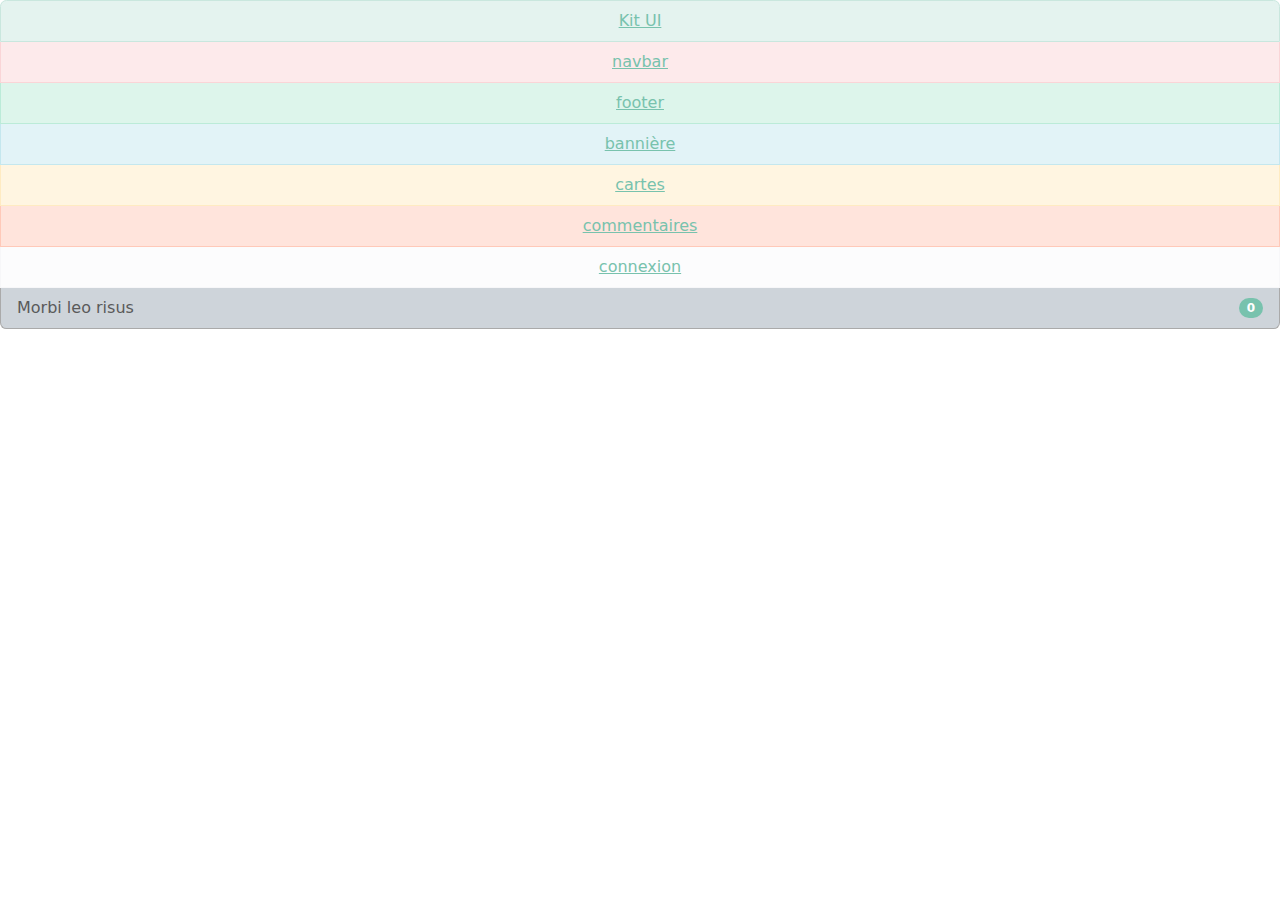
<file: index.html>
<!DOCTYPE html>
<html lang="en">
<head>
    <meta charset="UTF-8">
    <meta name="viewport" content="width=device-width, initial-scale=1.0">
    <link rel="stylesheet" href="styles.css">
    <title>Document</title>
</head>
<body>


    <ul class="list-group">
        <li class="list-group-item list-group-item-primary d-flex justify-content-between align-items-center">
            <a href="auth_form.html" target="_blank" rel="nofollow"></a>
            <a href="kit_ui.html" target="_blank" rel="nofollow">
                Kit UI
            </a>
          <br>
        </li>
        <li class="list-group-item list-group-item-secondary d-flex justify-content-between align-items-center">
            <br>
            <a href="nav.html" target="_blank" rel="nofollow">
                navbar
            </a>
          <br>
        </li>
        <li class="list-group-item list-group-item-success d-flex justify-content-between align-items-center">
            <br>
            <a href="footer.html" target="_blank" rel="nofollow">
                footer 
            </a>
          <br>
        </li><li class="list-group-item list-group-item-info d-flex justify-content-between align-items-center">
            <br>
                
    <a href="banner.html" target="_blank" rel="nofollow">
        bannière
    </a>
            </>
          <br>
        </li>
        <li class="list-group-item list-group-item-warning d-flex justify-content-between align-items-center">
            <br>
            <a href="card.html" target="_blank" rel="nofollow">
                cartes
            </a>
          <br>
        </li>
        <li class="list-group-item list-group-item-danger d-flex justify-content-between align-items-center">
          <br>
    <a href="com.html" target="_blank" rel="nofollow">
        commentaires
    </a>
          <br>
        </li>
        <li class="list-group-item list-group-item-light d-flex justify-content-between align-items-center">
          <br>
          <a href="auth_form.html" target="_blank" rel="nofollow">
            connexion
            </a>
          <br>
        </li>
        <li class="list-group-item list-group-item-dark d-flex justify-content-between align-items-center">
          Morbi leo risus
          <span class="badge bg-primary rounded-pill">0</span>
        </li>
      </ul>
   
    
</body>
</html>
</file>
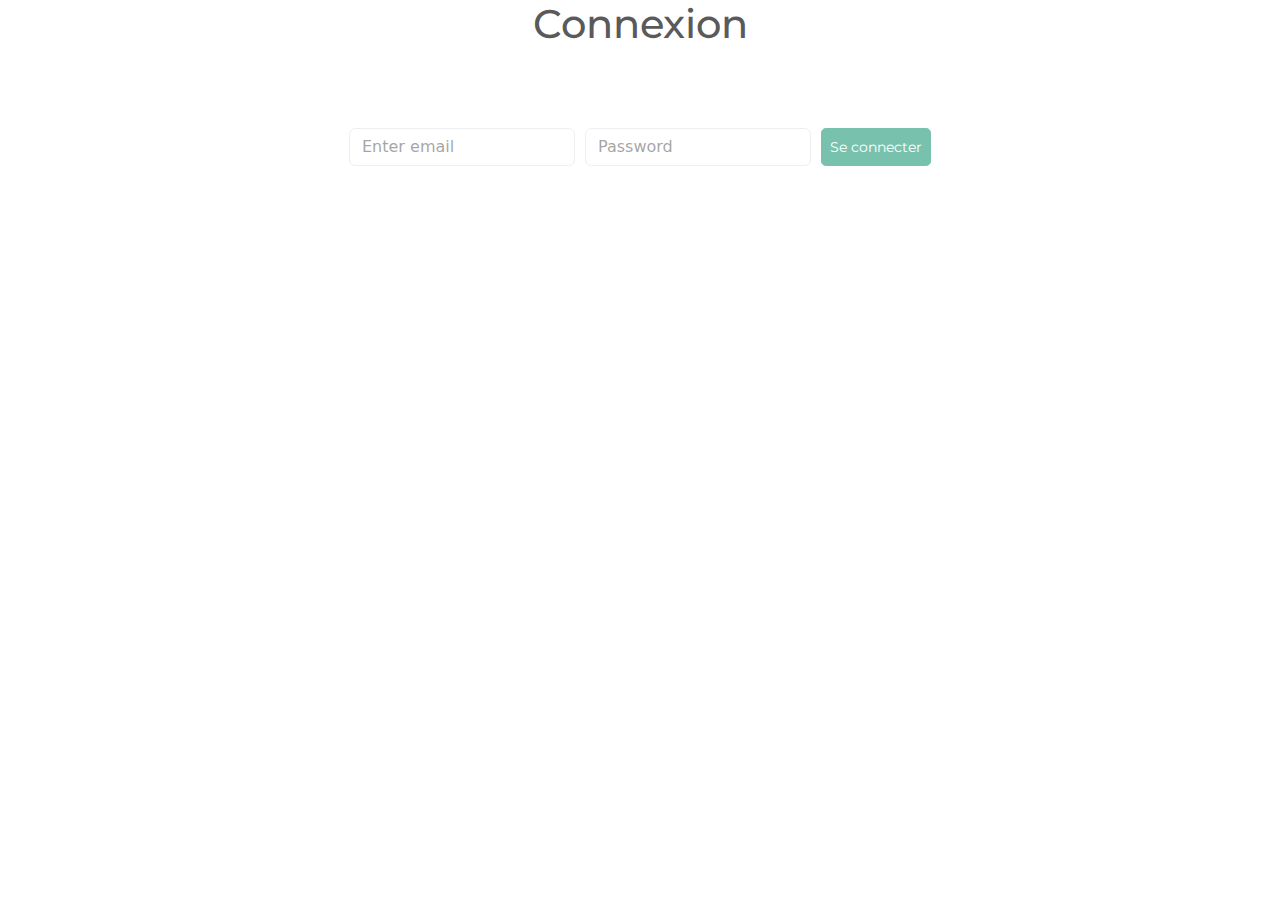
<file: auth_form.html>
<!DOCTYPE html>
<html lang="en">
<head>
    <meta charset="UTF-8">
    <meta name="viewport" content="width=device-width, initial-scale=1.0">
    <link rel="stylesheet" href="styles.css">
    <title>Document</title>
</head>

<form>
    <fieldset>
      <h1>Connexion</h1>

      <br>
      <br>
      <br>

      <div class="center-container">
        <div>
            <input type="email" class="form-control" id="exampleInputEmail1" aria-describedby="emailHelp" placeholder="Enter email">
        </div>

        <div>
            <input type="password" class="form-control" id="exampleInputPassword1" placeholder="Password" autocomplete="off">
        </div>

        <button type="button" class="btn btn-primary btn-sm">Se connecter</button>
        
      </div>
      
    
        
      
      
  </form>
</file>
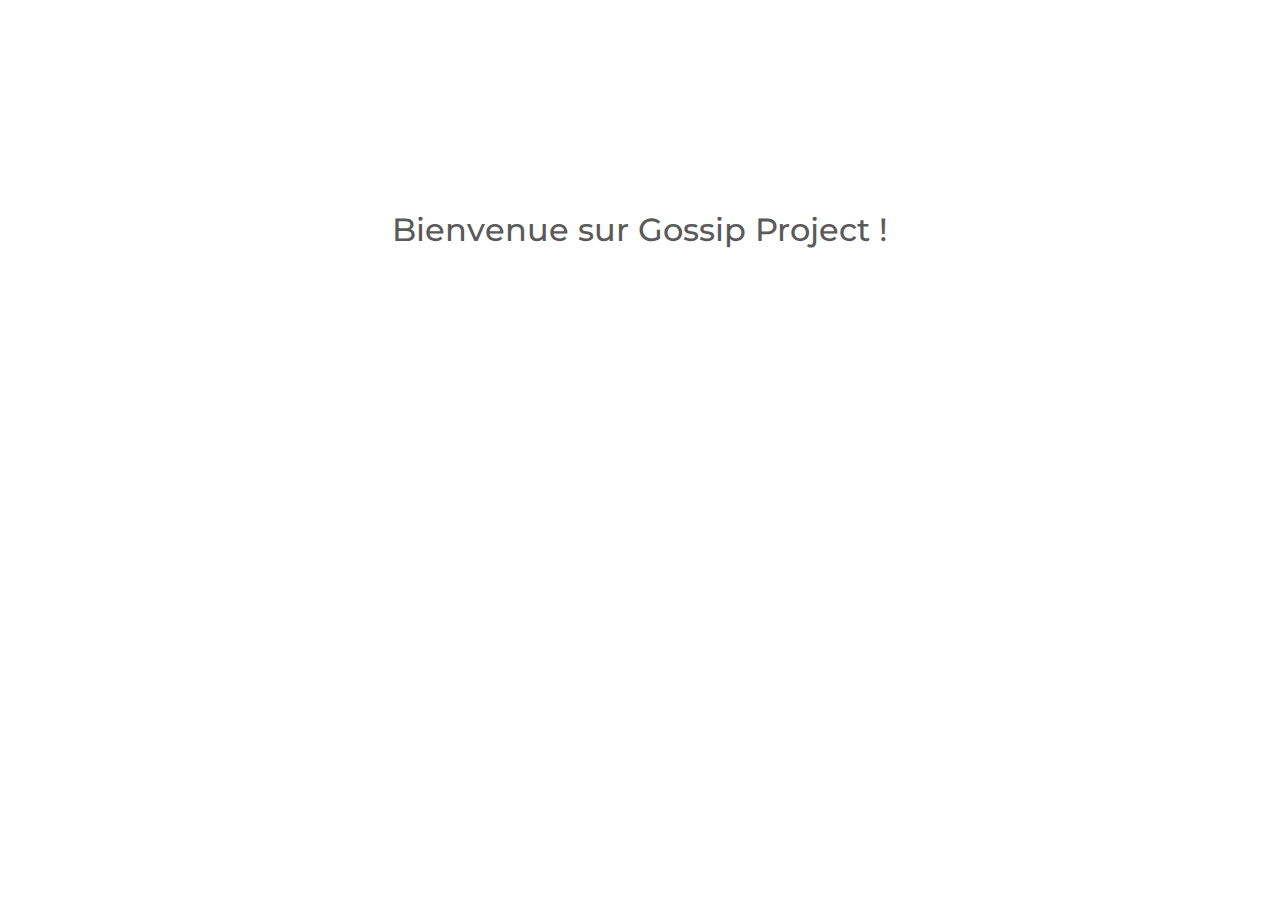
<file: banner.html>
<!DOCTYPE html>
<html lang="en">
<head>
    <meta charset="UTF-8">
    <meta name="viewport" content="width=device-width, initial-scale=1.0">
    <link rel="stylesheet" href="styles.css">
    <title>Document</title>
</head>

<div class="banniere">
    <div class="texte-banniere">
        <h1>Bienvenue sur Gossip Project !</h1>
        <p>Retrouve toout les potins de THP</p>
    </div>
</div>
</file>
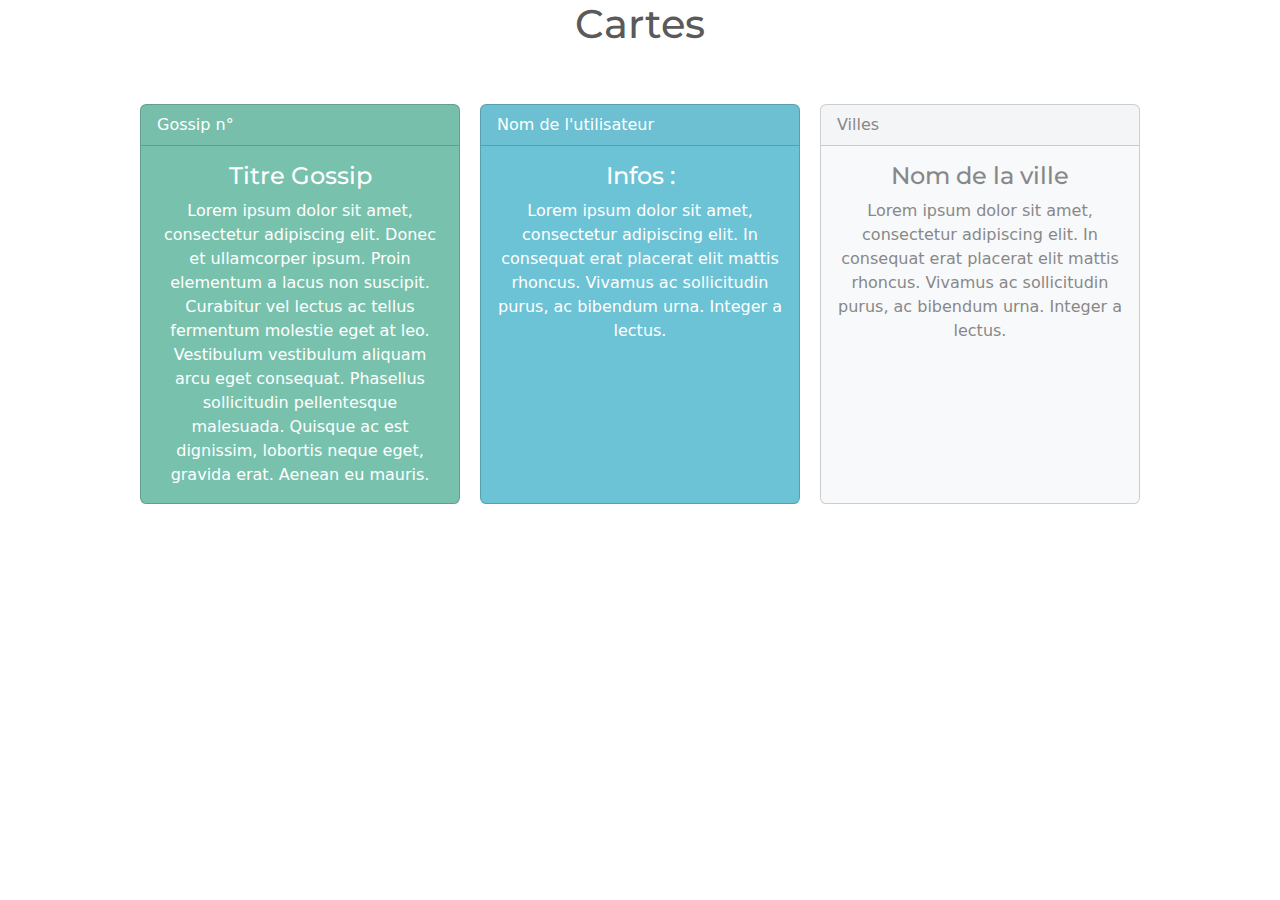
<file: card.html>
<!DOCTYPE html>
<html lang="en">
<head>
    <meta charset="UTF-8">
    <meta name="viewport" content="width=device-width, initial-scale=1.0">
    <link rel="stylesheet" href="styles.css">
    <title>Document</title>
</head>

<h1>Cartes</h1>

<br>
<br>

<div class="card-container">
    <div class="card text-white bg-primary mb-3" style="max-width: 20rem;">
    <div class="card-header">Gossip n°</div>
    <div class="card-body">
      <h4 class="card-title">Titre Gossip</h4>
      <p class="card-text">Lorem ipsum dolor sit amet, consectetur adipiscing elit. Donec et ullamcorper ipsum. Proin elementum a lacus non suscipit. Curabitur vel lectus ac tellus fermentum molestie eget at leo. Vestibulum vestibulum aliquam arcu eget consequat. Phasellus sollicitudin pellentesque malesuada. Quisque ac est dignissim, lobortis neque eget, gravida erat. Aenean eu mauris.</p>
    </div>
  </div>
  
  <div class="card text-white bg-info mb-3" style="max-width: 20rem;">
    <div class="card-header">Nom de l'utilisateur</div>
    <div class="card-body">
      <h4 class="card-title">Infos :</h4>
      <p class="card-text">Lorem ipsum dolor sit amet, consectetur adipiscing elit. In consequat erat placerat elit mattis rhoncus. Vivamus ac sollicitudin purus, ac bibendum urna. Integer a lectus.</p>
    </div>
  </div>

  <div class="card bg-light mb-3" style="max-width: 20rem;">
    <div class="card-header">Villes</div>
    <div class="card-body">
      <h4 class="card-title">Nom de la ville</h4>
      <p class="card-text">Lorem ipsum dolor sit amet, consectetur adipiscing elit. In consequat erat placerat elit mattis rhoncus. Vivamus ac sollicitudin purus, ac bibendum urna. Integer a lectus.</p>
    </div>
  </div>
</div>
  </html>
</file>
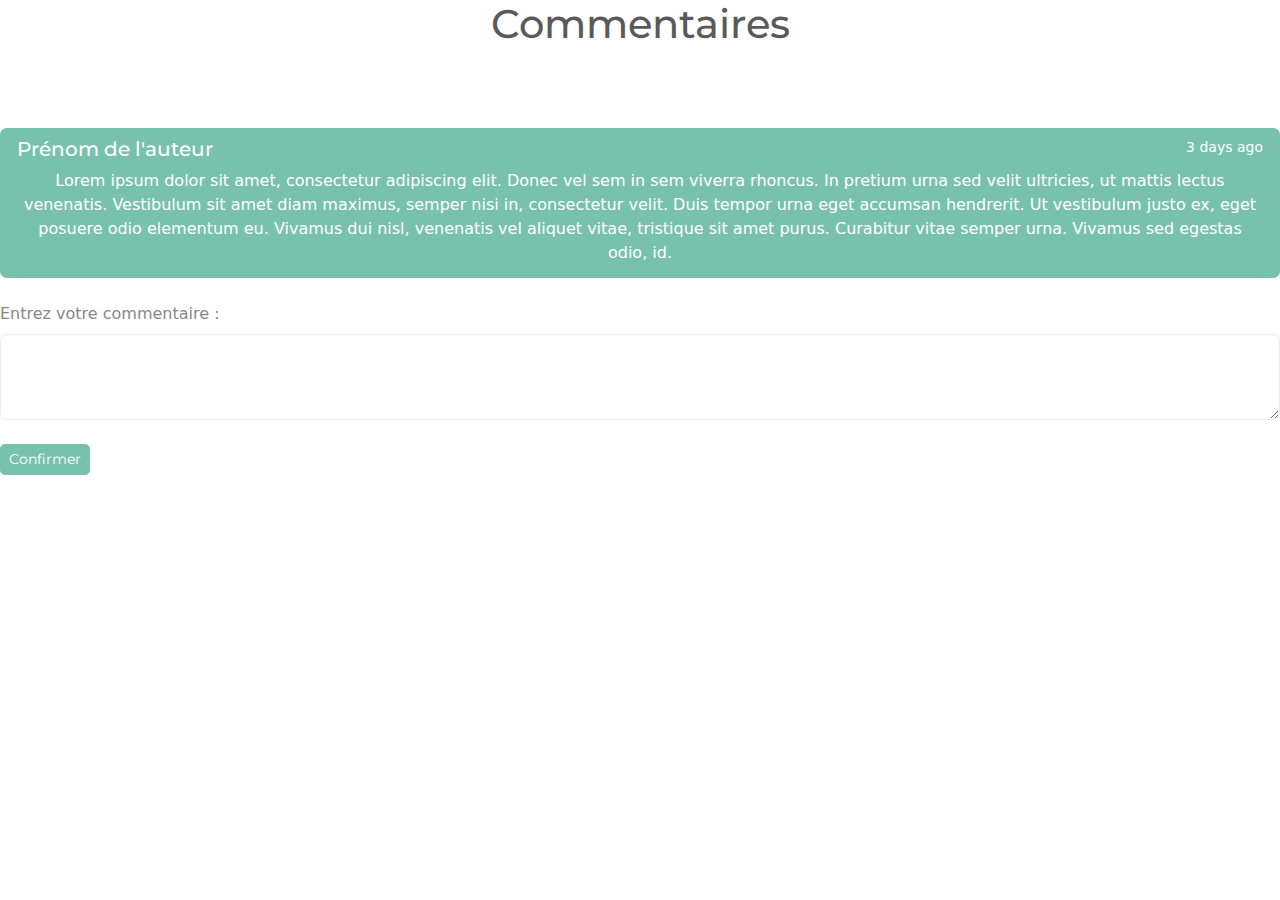
<file: com.html>
<!DOCTYPE html>
<html lang="en">
<head>
    <meta charset="UTF-8">
    <meta name="viewport" content="width=device-width, initial-scale=1.0">
    <link rel="stylesheet" href="styles.css">
    <title>Document</title>
</head>

<h1>Commentaires</h1>

<br>
<br>
<br>

<div class="list-group">
    
    <a href="#" class="list-group-item list-group-item-action flex-column align-items-start active keychainify-checked">
      <div class="d-flex w-100 justify-content-between">
        <h5>Prénom de l'auteur</h5>
        <small>3 days ago</small>
      </div>
      <p class="mb-1">Lorem ipsum dolor sit amet, consectetur adipiscing elit. Donec vel sem in sem viverra rhoncus. In pretium urna sed velit ultricies, ut mattis lectus venenatis. Vestibulum sit amet diam maximus, semper nisi in, consectetur velit. Duis tempor urna eget accumsan hendrerit. Ut vestibulum justo ex, eget posuere odio elementum eu. Vivamus dui nisl, venenatis vel aliquet vitae, tristique sit amet purus. Curabitur vitae semper urna. Vivamus sed egestas odio, id.</p>
    </a>
  </div>
  <div>
    <label for="exampleTextarea" class="form-label mt-4">Entrez votre commentaire :</label>
    <textarea class="form-control" id="exampleTextarea" rows="3"></textarea>
  </div>
  <br>
  <button type="button" class="btn btn-primary btn-sm">Confirmer</button>
</file>
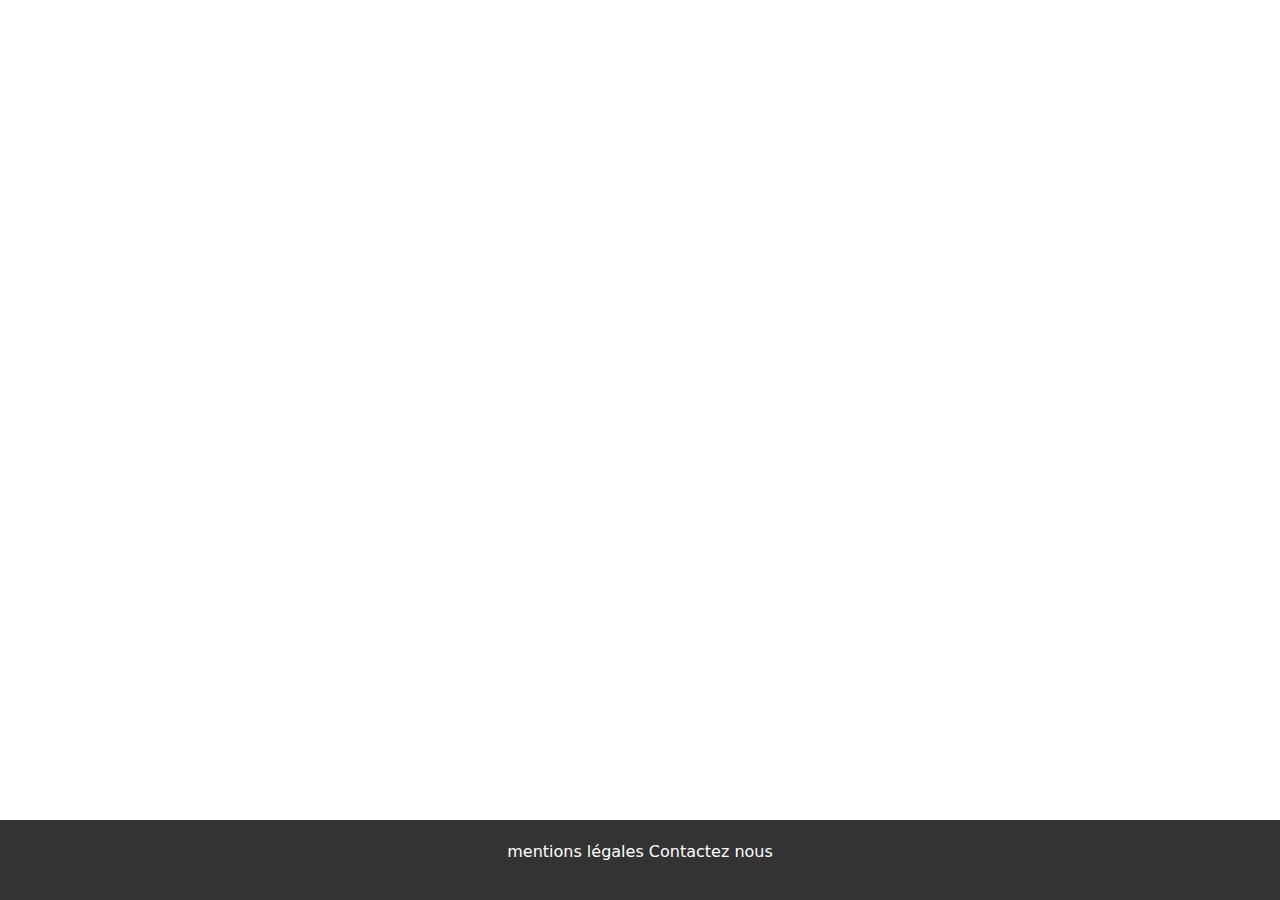
<file: footer.html>
<!DOCTYPE html>
<html lang="en">
<head>
    <meta charset="UTF-8">
    <meta name="viewport" content="width=device-width, initial-scale=1.0">
    <link rel="stylesheet" href="styles.css">
    <title>Document</title>
</head>

<footer class="site-footer">
   <Contactez>mentions légales   Contactez nous</p>
</footer>
</file>
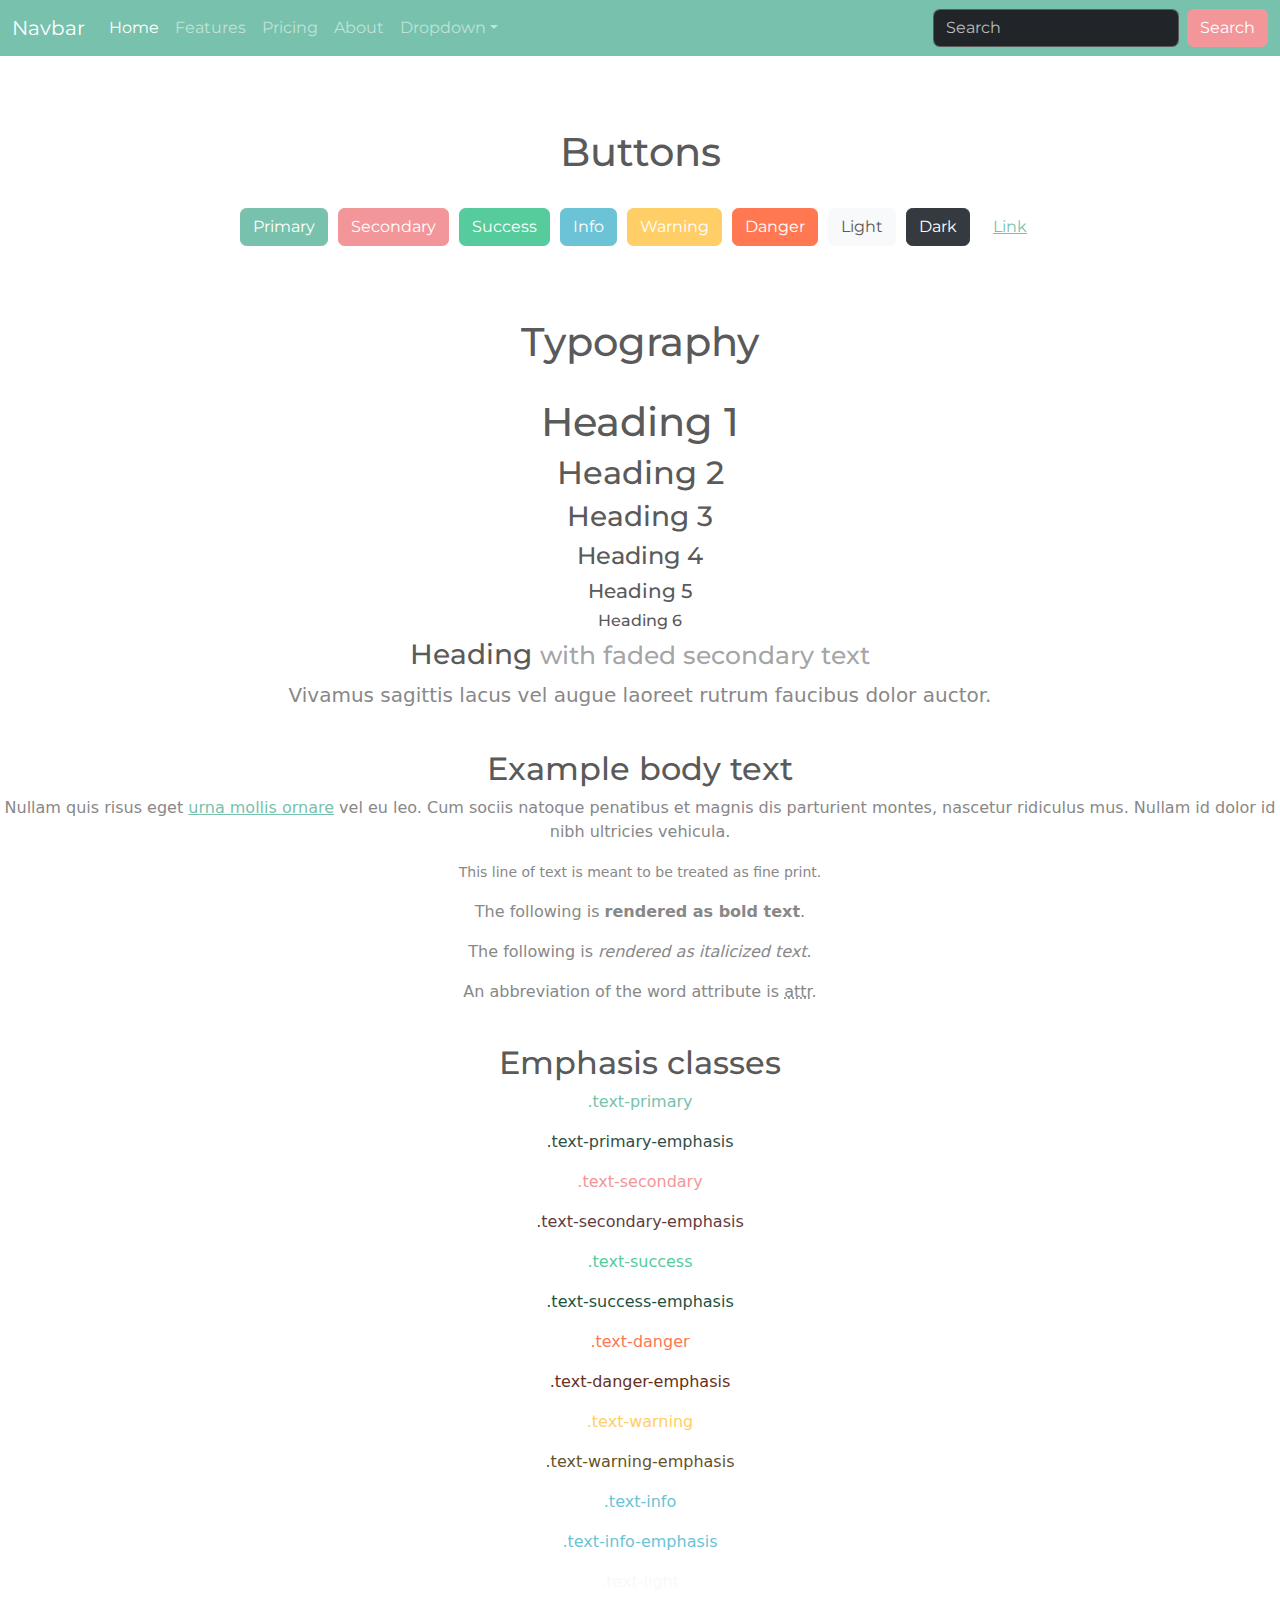
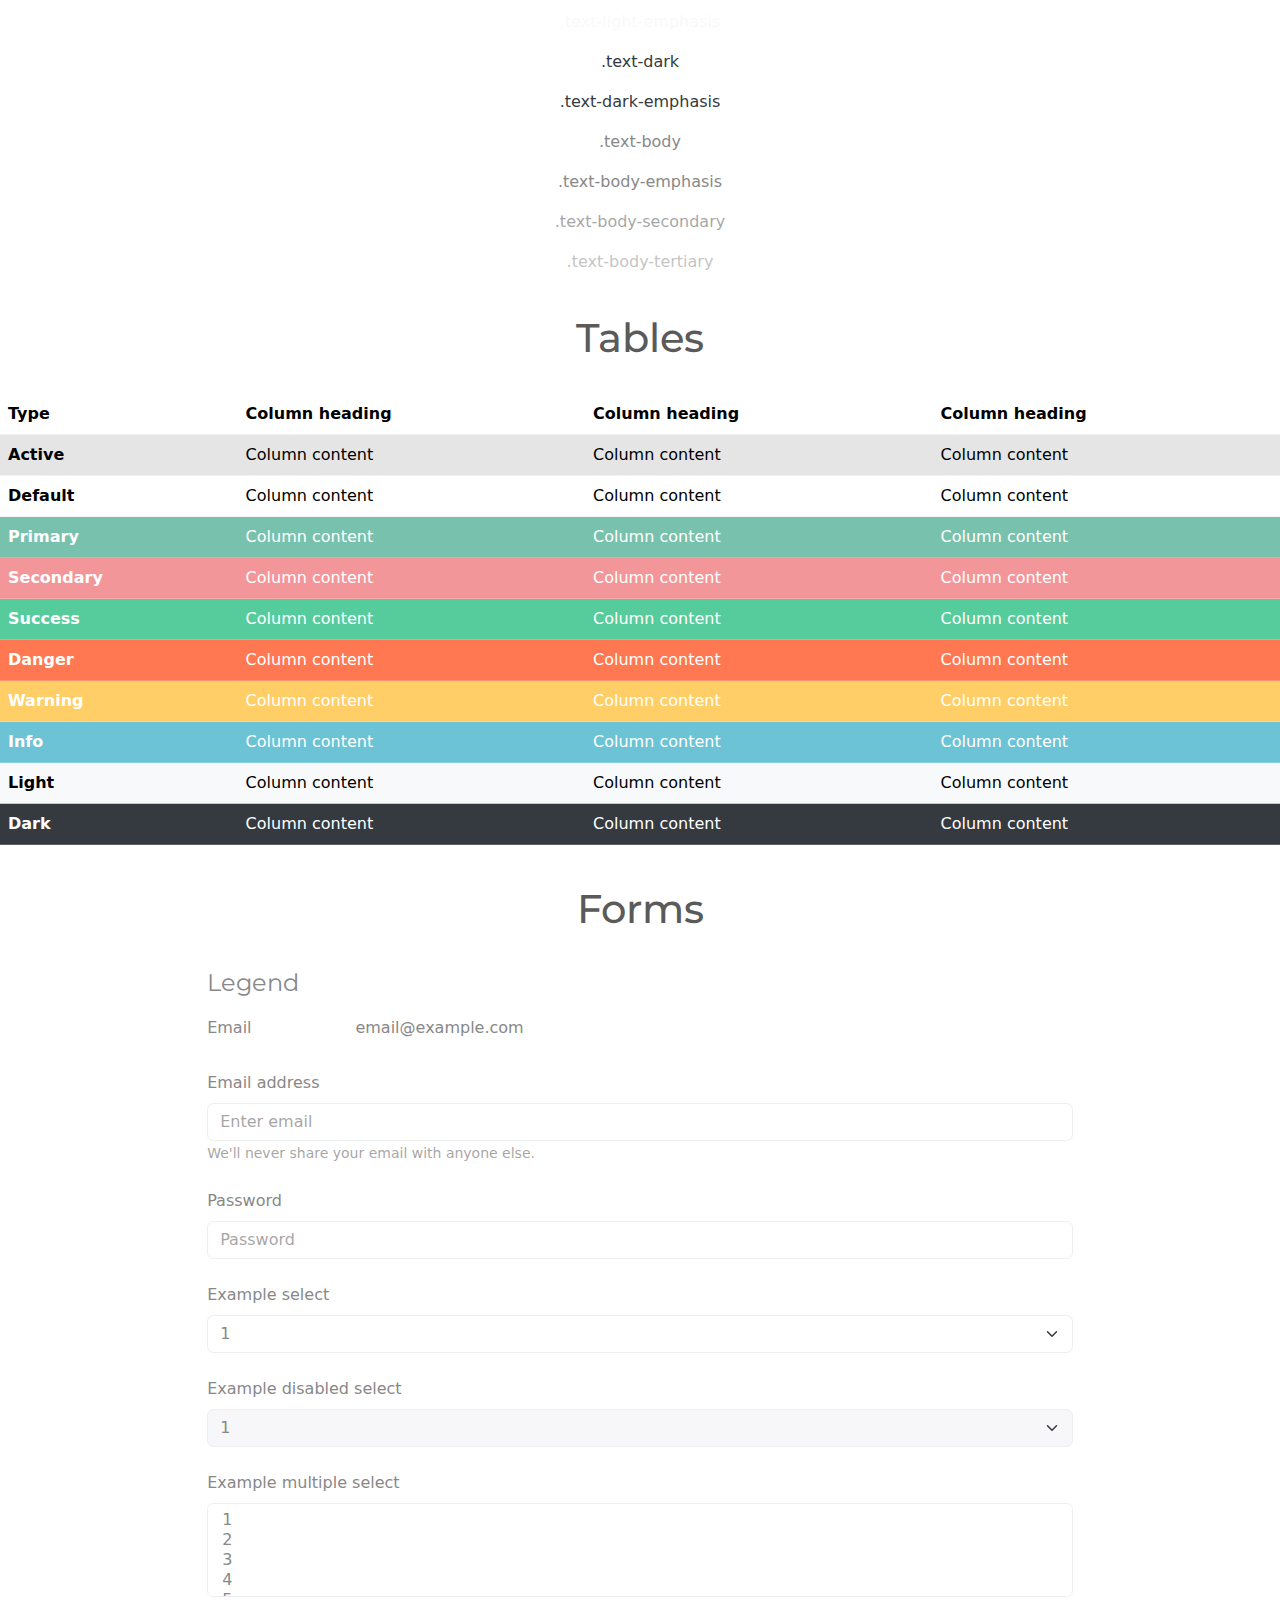
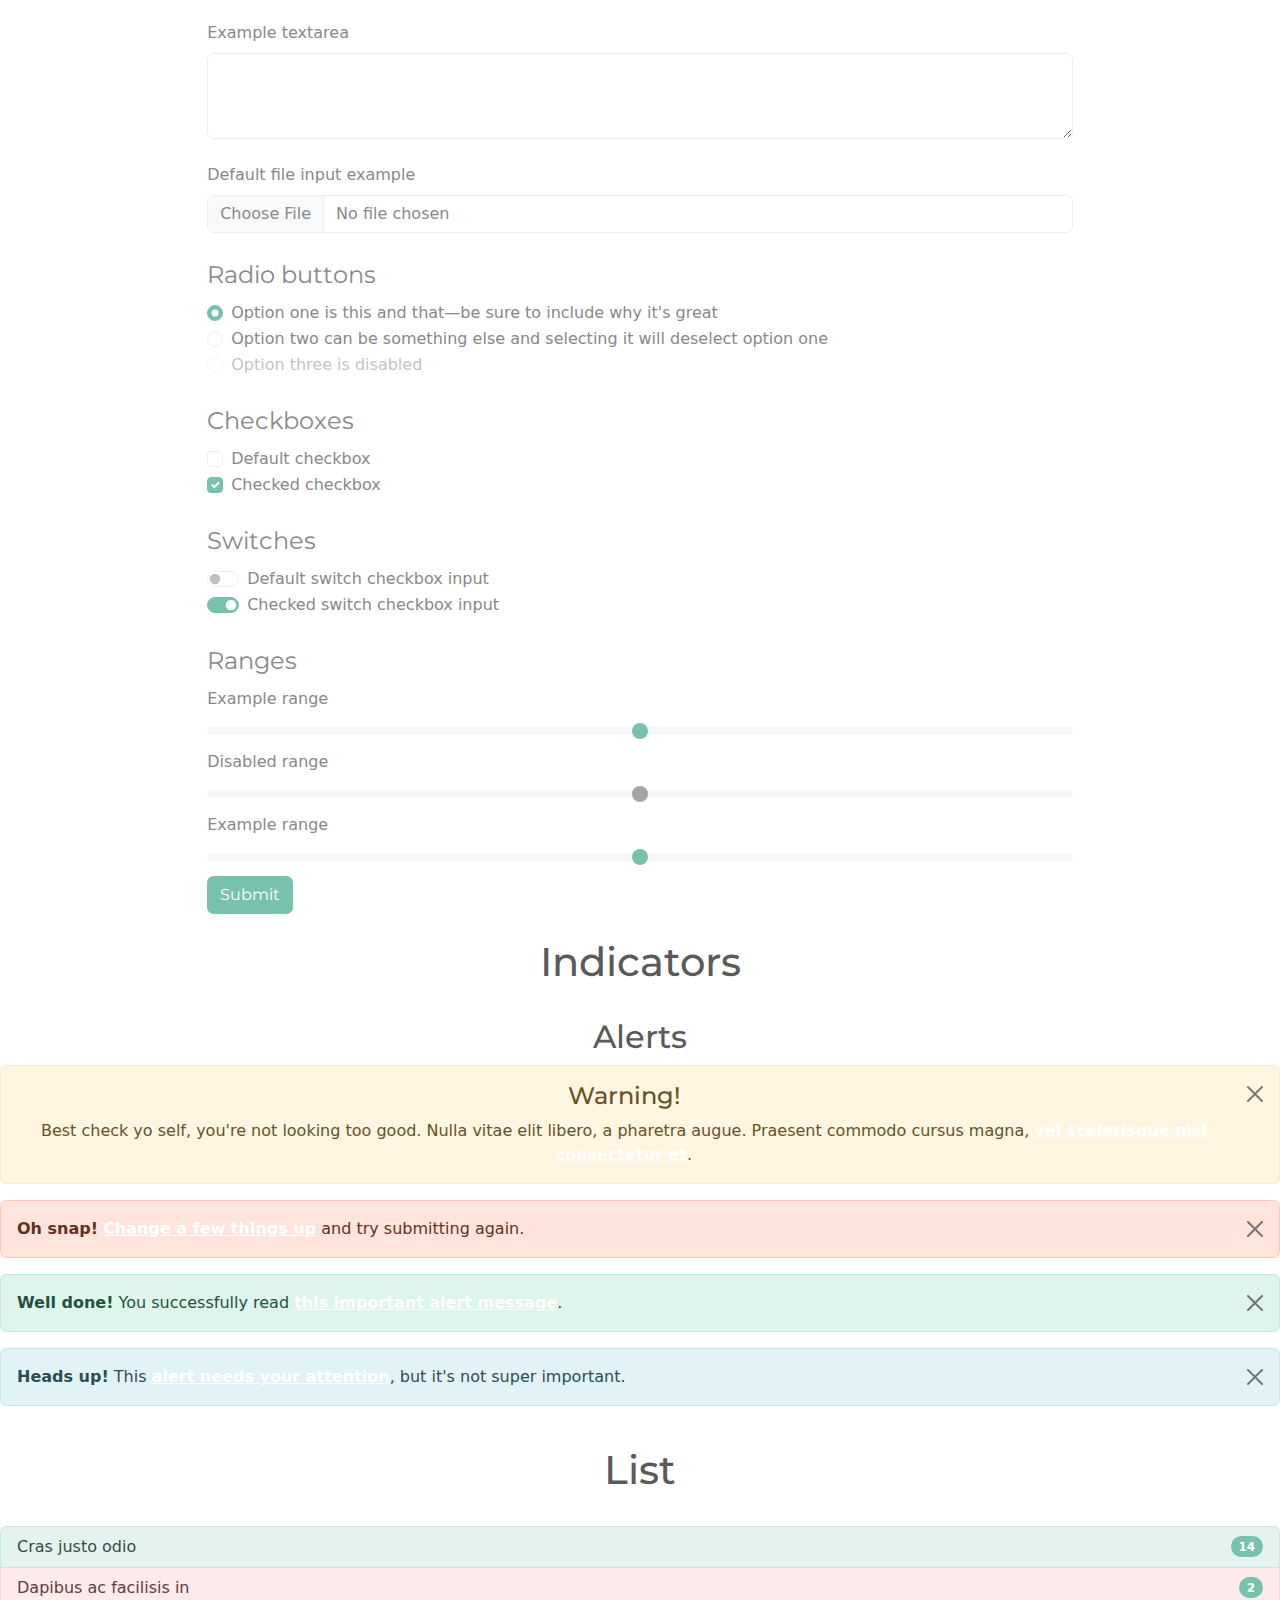
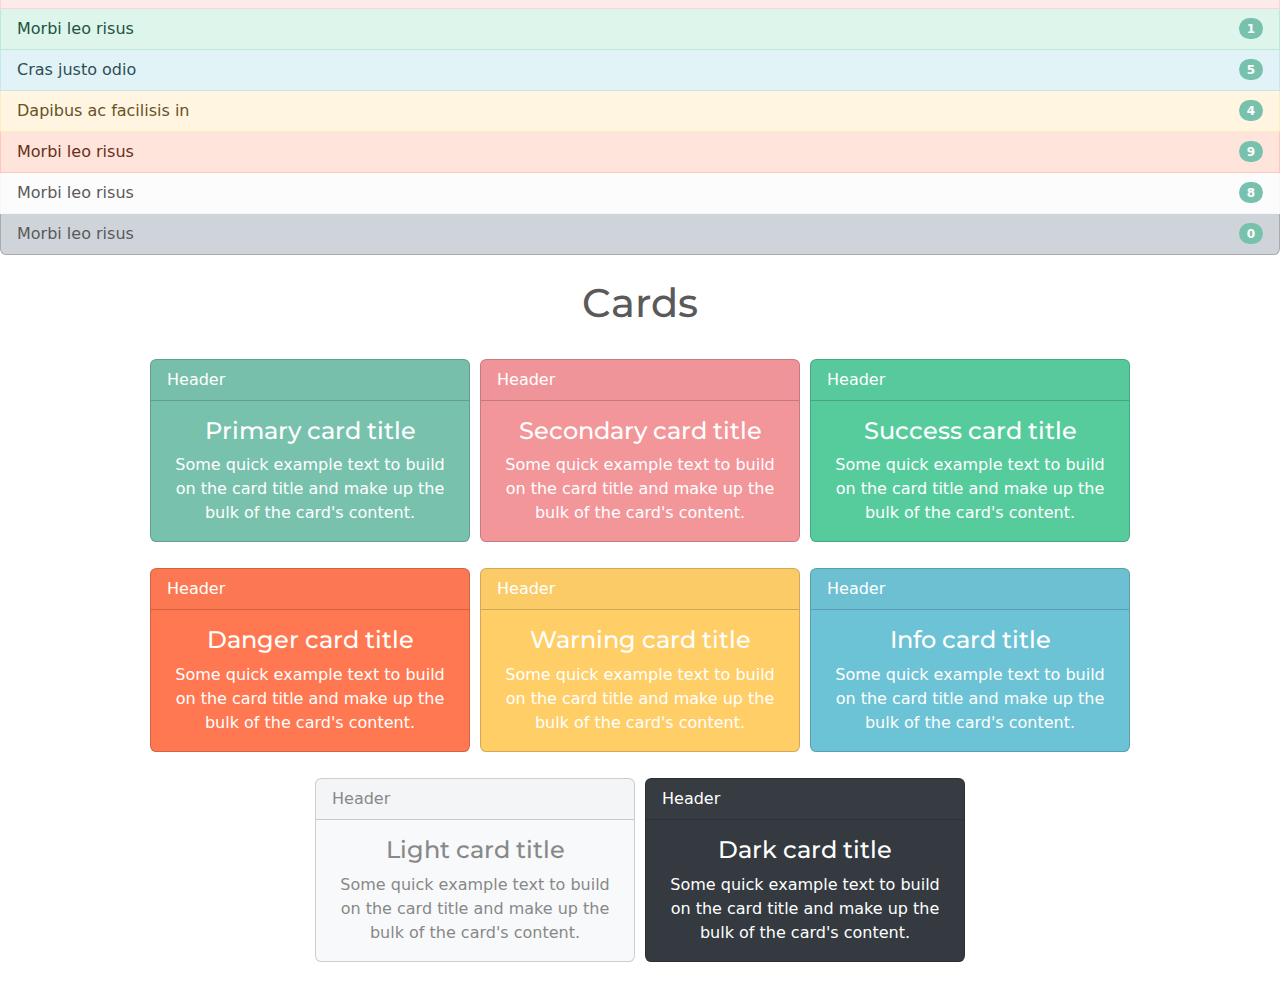
<file: kit_ui.html>
<!DOCTYPE html>
<html lang="en">
<head>
    <meta charset="UTF-8">
    <meta name="viewport" content="width=device-width, initial-scale=1.0">
    <link rel="stylesheet" href="styles.css">
    <title>Document</title>
</head>
<body>

    <nav class="navbar navbar-expand-lg bg-primary" data-bs-theme="dark">
        <div class="container-fluid">
          <a class="navbar-brand keychainify-checked" href="#">Navbar</a>
          <button class="navbar-toggler" type="button" data-bs-toggle="collapse" data-bs-target="#navbarColor01" aria-controls="navbarColor01" aria-expanded="false" aria-label="Toggle navigation">
            <span class="navbar-toggler-icon"></span>
          </button>
          <div class="collapse navbar-collapse" id="navbarColor01">
            <ul class="navbar-nav me-auto">
              <li class="nav-item">
                <a class="nav-link active keychainify-checked" href="#">Home
                  <span class="visually-hidden">(current)</span>
                </a>
              </li>
              <li class="nav-item">
                <a class="nav-link keychainify-checked" href="#">Features</a>
              </li>
              <li class="nav-item">
                <a class="nav-link keychainify-checked" href="#">Pricing</a>
              </li>
              <li class="nav-item">
                <a class="nav-link keychainify-checked" href="#">About</a>
              </li>
              <li class="nav-item dropdown">
                <a class="nav-link dropdown-toggle keychainify-checked" data-bs-toggle="dropdown" href="#" role="button" aria-haspopup="true" aria-expanded="false">Dropdown</a>
                <div class="dropdown-menu">
                  <a class="dropdown-item keychainify-checked" href="#">Action</a>
                  <a class="dropdown-item keychainify-checked" href="#">Another action</a>
                  <a class="dropdown-item keychainify-checked" href="#">Something else here</a>
                  <div class="dropdown-divider"></div>
                  <a class="dropdown-item keychainify-checked" href="#">Separated link</a>
                </div>
              </li>
            </ul>
            <form class="d-flex">
              <input class="form-control me-sm-2" type="search" placeholder="Search">
              <button class="btn btn-secondary my-2 my-sm-0" type="submit">Search</button>
            </form>
          </div>
        </div>
      </nav>

      <br>
      <br>
      <br>

      <h1>Buttons</h1>

      <br>

 <div class="center-container">
<button type="button" class="btn btn-primary">Primary</button>
<button type="button" class="btn btn-secondary">Secondary</button>
<button type="button" class="btn btn-success">Success</button>
<button type="button" class="btn btn-info">Info</button>
<button type="button" class="btn btn-warning">Warning</button>
<button type="button" class="btn btn-danger">Danger</button>
<button type="button" class="btn btn-light">Light</button>
<button type="button" class="btn btn-dark">Dark</button>
<button type="button" class="btn btn-link">Link</button>
</div>

<br>
<br>
<br>

<h1>Typography</h1>

<br>

<h1>Heading 1</h1>
<h2>Heading 2</h2>
<h3>Heading 3</h3>
<h4>Heading 4</h4>
<h5>Heading 5</h5>
<h6>Heading 6</h6>
<h3>
  Heading
  <small class="text-body-secondary">with faded secondary text</small>
</h3>
<p class="lead">Vivamus sagittis lacus vel augue laoreet rutrum faucibus dolor auctor.</p>

<br>
<h2>Example body text</h2>
<p>Nullam quis risus eget <a href="#" class="keychainify-checked">urna mollis ornare</a> vel eu leo. Cum sociis natoque penatibus et magnis dis parturient montes, nascetur ridiculus mus. Nullam id dolor id nibh ultricies vehicula.</p>
<p><small>This line of text is meant to be treated as fine print.</small></p>
<p>The following is <strong>rendered as bold text</strong>.</p>
<p>The following is <em>rendered as italicized text</em>.</p>
<p>An abbreviation of the word attribute is <abbr title="attribute">attr</abbr>.</p>

<br>

<h2>Emphasis classes</h2>
<p class="text-primary">.text-primary</p>
<p class="text-primary-emphasis">.text-primary-emphasis</p>
<p class="text-secondary">.text-secondary</p>
<p class="text-secondary-emphasis">.text-secondary-emphasis</p>
<p class="text-success">.text-success</p>
<p class="text-success-emphasis">.text-success-emphasis</p>
<p class="text-danger">.text-danger</p>
<p class="text-danger-emphasis">.text-danger-emphasis</p>
<p class="text-warning">.text-warning</p>
<p class="text-warning-emphasis">.text-warning-emphasis</p>
<p class="text-info">.text-info</p>
<p class="text-info">.text-info-emphasis</p>
<p class="text-light">.text-light</p>
<p class="text-light">.text-light-emphasis</p>
<p class="text-dark">.text-dark</p>
<p class="text-dark">.text-dark-emphasis</p>
<p class="text-body">.text-body</p>
<p class="text-body">.text-body-emphasis</p>
<p class="text-body-secondary">.text-body-secondary</p>
<p class="text-body-tertiary">.text-body-tertiary</p>

<br>

<h1>Tables</h1>

<br>

<table class="table table-hover">
    <thead>
      <tr>
        <th scope="col">Type</th>
        <th scope="col">Column heading</th>
        <th scope="col">Column heading</th>
        <th scope="col">Column heading</th>
      </tr>
    </thead>
    <tbody>
      <tr class="table-active">
        <th scope="row">Active</th>
        <td>Column content</td>
        <td>Column content</td>
        <td>Column content</td>
      </tr>
      <tr>
        <th scope="row">Default</th>
        <td>Column content</td>
        <td>Column content</td>
        <td>Column content</td>
      </tr>
      <tr class="table-primary">
        <th scope="row">Primary</th>
        <td>Column content</td>
        <td>Column content</td>
        <td>Column content</td>
      </tr>
      <tr class="table-secondary">
        <th scope="row">Secondary</th>
        <td>Column content</td>
        <td>Column content</td>
        <td>Column content</td>
      </tr>
      <tr class="table-success">
        <th scope="row">Success</th>
        <td>Column content</td>
        <td>Column content</td>
        <td>Column content</td>
      </tr>
      <tr class="table-danger">
        <th scope="row">Danger</th>
        <td>Column content</td>
        <td>Column content</td>
        <td>Column content</td>
      </tr>
      <tr class="table-warning">
        <th scope="row">Warning</th>
        <td>Column content</td>
        <td>Column content</td>
        <td>Column content</td>
      </tr>
      <tr class="table-info">
        <th scope="row">Info</th>
        <td>Column content</td>
        <td>Column content</td>
        <td>Column content</td>
      </tr>
      <tr class="table-light">
        <th scope="row">Light</th>
        <td>Column content</td>
        <td>Column content</td>
        <td>Column content</td>
      </tr>
      <tr class="table-dark">
        <th scope="row">Dark</th>
        <td>Column content</td>
        <td>Column content</td>
        <td>Column content</td>
      </tr>
    </tbody>
  </table>

  <br>

  <h1>Forms</h1>

  <br>
<div class="center-container">
  <form>
    <fieldset>
      <legend>Legend</legend>
      <div class="row">
        <label for="staticEmail" class="col-sm-2 col-form-label">Email</label>
        <div class="col-sm-10">
          <input type="text" readonly="" class="form-control-plaintext" id="staticEmail" value="email@example.com">
        </div>
      </div>
      <div>
        <label for="exampleInputEmail1" class="form-label mt-4">Email address</label>
        <input type="email" class="form-control" id="exampleInputEmail1" aria-describedby="emailHelp" placeholder="Enter email">
        <small id="emailHelp" class="form-text text-muted">We'll never share your email with anyone else.</small>
      </div>
      <div>
        <label for="exampleInputPassword1" class="form-label mt-4">Password</label>
        <input type="password" class="form-control" id="exampleInputPassword1" placeholder="Password" autocomplete="off">
      </div>
      <div>
        <label for="exampleSelect1" class="form-label mt-4">Example select</label>
        <select class="form-select" id="exampleSelect1">
          <option>1</option>
          <option>2</option>
          <option>3</option>
          <option>4</option>
          <option>5</option>
        </select>
      </div>
      <div>
        <label for="exampleSelect1" class="form-label mt-4">Example disabled select</label>
        <select class="form-select" id="exampleDisabledSelect1" disabled="">
          <option>1</option>
          <option>2</option>
          <option>3</option>
          <option>4</option>
          <option>5</option>
        </select>
      </div>
      <div>
        <label for="exampleSelect2" class="form-label mt-4">Example multiple select</label>
        <select multiple="" class="form-select" id="exampleSelect2">
          <option>1</option>
          <option>2</option>
          <option>3</option>
          <option>4</option>
          <option>5</option>
        </select>
      </div>
      <div>
        <label for="exampleTextarea" class="form-label mt-4">Example textarea</label>
        <textarea class="form-control" id="exampleTextarea" rows="3"></textarea>
      </div>
      <div>
        <label for="formFile" class="form-label mt-4">Default file input example</label>
        <input class="form-control" type="file" id="formFile">
      </div>
      <fieldset>
        <legend class="mt-4">Radio buttons</legend>
        <div class="form-check">
          <input class="form-check-input" type="radio" name="optionsRadios" id="optionsRadios1" value="option1" checked="">
          <label class="form-check-label" for="optionsRadios1">
            Option one is this and that—be sure to include why it's great
          </label>
        </div>
        <div class="form-check">
          <input class="form-check-input" type="radio" name="optionsRadios" id="optionsRadios2" value="option2">
          <label class="form-check-label" for="optionsRadios2">
            Option two can be something else and selecting it will deselect option one
          </label>
        </div>
        <div class="form-check disabled">
          <input class="form-check-input" type="radio" name="optionsRadios" id="optionsRadios3" value="option3" disabled="">
          <label class="form-check-label" for="optionsRadios3">
            Option three is disabled
          </label>
        </div>
      </fieldset>
      <fieldset>
        <legend class="mt-4">Checkboxes</legend>
        <div class="form-check">
          <input class="form-check-input" type="checkbox" value="" id="flexCheckDefault">
          <label class="form-check-label" for="flexCheckDefault">
            Default checkbox
          </label>
        </div>
        <div class="form-check">
          <input class="form-check-input" type="checkbox" value="" id="flexCheckChecked" checked="">
          <label class="form-check-label" for="flexCheckChecked">
            Checked checkbox
          </label>
        </div>
      </fieldset>
      <fieldset>
        <legend class="mt-4">Switches</legend>
        <div class="form-check form-switch">
          <input class="form-check-input" type="checkbox" id="flexSwitchCheckDefault">
          <label class="form-check-label" for="flexSwitchCheckDefault">Default switch checkbox input</label>
        </div>
        <div class="form-check form-switch">
          <input class="form-check-input" type="checkbox" id="flexSwitchCheckChecked" checked="">
          <label class="form-check-label" for="flexSwitchCheckChecked">Checked switch checkbox input</label>
        </div>
      </fieldset>
      <fieldset>
        <legend class="mt-4">Ranges</legend>
          <label for="customRange1" class="form-label">Example range</label>
          <input type="range" class="form-range" id="customRange1">
          <label for="disabledRange" class="form-label">Disabled range</label>
          <input type="range" class="form-range" id="disabledRange" disabled="">
          <label for="customRange3" class="form-label">Example range</label>
          <input type="range" class="form-range" min="0" max="5" step="0.5" id="customRange3">
      </fieldset>
      <button type="submit" class="btn btn-primary">Submit</button>
    </fieldset>
  </form>
</div>

  <br>

  <h1>Indicators</h1>

  <br>

  <h2>Alerts</h2>

  <div class="alert alert-dismissible alert-warning">
    <button type="button" class="btn-close" data-bs-dismiss="alert"></button>
    <h4 class="alert-heading">Warning!</h4>
    <p class="mb-0">Best check yo self, you're not looking too good. Nulla vitae elit libero, a pharetra augue. Praesent commodo cursus magna, <a href="#" class="alert-link keychainify-checked">vel scelerisque nisl consectetur et</a>.</p>
  </div>

  <div class="alert alert-dismissible alert-danger">
    <button type="button" class="btn-close" data-bs-dismiss="alert"></button>
    <strong>Oh snap!</strong> <a href="#" class="alert-link keychainify-checked">Change a few things up</a> and try submitting again.
  </div>

  <div class="alert alert-dismissible alert-success">
    <button type="button" class="btn-close" data-bs-dismiss="alert"></button>
    <strong>Well done!</strong> You successfully read <a href="#" class="alert-link keychainify-checked">this important alert message</a>.
  </div>

  <div class="alert alert-dismissible alert-info">
    <button type="button" class="btn-close" data-bs-dismiss="alert"></button>
    <strong>Heads up!</strong> This <a href="#" class="alert-link keychainify-checked">alert needs your attention</a>, but it's not super important.
  </div>

  <br>

  <h1>List</h1>

  <br>

  <ul class="list-group">
    <li class="list-group-item list-group-item-primary d-flex justify-content-between align-items-center">
      Cras justo odio
      <span class="badge bg-primary rounded-pill">14</span>
    </li>
    <li class="list-group-item list-group-item-secondary d-flex justify-content-between align-items-center">
      Dapibus ac facilisis in
      <span class="badge bg-primary rounded-pill">2</span>
    </li>
    <li class="list-group-item list-group-item-success d-flex justify-content-between align-items-center">
      Morbi leo risus
      <span class="badge bg-primary rounded-pill">1</span>
    </li><li class="list-group-item list-group-item-info d-flex justify-content-between align-items-center">
      Cras justo odio
      <span class="badge bg-primary rounded-pill">5</span>
    </li>
    <li class="list-group-item list-group-item-warning d-flex justify-content-between align-items-center">
      Dapibus ac facilisis in
      <span class="badge bg-primary rounded-pill">4</span>
    </li>
    <li class="list-group-item list-group-item-danger d-flex justify-content-between align-items-center">
      Morbi leo risus
      <span class="badge bg-primary rounded-pill">9</span>
    </li>
    <li class="list-group-item list-group-item-light d-flex justify-content-between align-items-center">
      Morbi leo risus
      <span class="badge bg-primary rounded-pill">8</span>
    </li>
    <li class="list-group-item list-group-item-dark d-flex justify-content-between align-items-center">
      Morbi leo risus
      <span class="badge bg-primary rounded-pill">0</span>
    </li>
  </ul>

  <br>

  <h1>Cards</h1>

  <br>
<div class="center-container">
  <div class="card text-white bg-primary mb-3" style="max-width: 20rem;">
    <div class="card-header">Header</div>
    <div class="card-body">
      <h4 class="card-title">Primary card title</h4>
      <p class="card-text">Some quick example text to build on the card title and make up the bulk of the card's content.</p>
    </div>
  </div>
  <div class="card text-white bg-secondary mb-3" style="max-width: 20rem;">
    <div class="card-header">Header</div>
    <div class="card-body">
      <h4 class="card-title">Secondary card title</h4>
      <p class="card-text">Some quick example text to build on the card title and make up the bulk of the card's content.</p>
    </div>
  </div>
  <div class="card text-white bg-success mb-3" style="max-width: 20rem;">
    <div class="card-header">Header</div>
    <div class="card-body">
      <h4 class="card-title">Success card title</h4>
      <p class="card-text">Some quick example text to build on the card title and make up the bulk of the card's content.</p>
    </div>
  </div>
  <div class="card text-white bg-danger mb-3" style="max-width: 20rem;">
    <div class="card-header">Header</div>
    <div class="card-body">
      <h4 class="card-title">Danger card title</h4>
      <p class="card-text">Some quick example text to build on the card title and make up the bulk of the card's content.</p>
    </div>
  </div>
  <div class="card text-white bg-warning mb-3" style="max-width: 20rem;">
    <div class="card-header">Header</div>
    <div class="card-body">
      <h4 class="card-title">Warning card title</h4>
      <p class="card-text">Some quick example text to build on the card title and make up the bulk of the card's content.</p>
    </div>
  </div>
  <div class="card text-white bg-info mb-3" style="max-width: 20rem;">
    <div class="card-header">Header</div>
    <div class="card-body">
      <h4 class="card-title">Info card title</h4>
      <p class="card-text">Some quick example text to build on the card title and make up the bulk of the card's content.</p>
    </div>
  </div>
  <div class="card bg-light mb-3" style="max-width: 20rem;">
    <div class="card-header">Header</div>
    <div class="card-body">
      <h4 class="card-title">Light card title</h4>
      <p class="card-text">Some quick example text to build on the card title and make up the bulk of the card's content.</p>
    </div>
  </div>
  <div class="card text-white bg-dark mb-3" style="max-width: 20rem;">
    <div class="card-header">Header</div>
    <div class="card-body">
      <h4 class="card-title">Dark card title</h4>
      <p class="card-text">Some quick example text to build on the card title and make up the bulk of the card's content.</p>
    </div>
  </div>
</div>

  <br>


   
    
</body>
</html>
</file>
